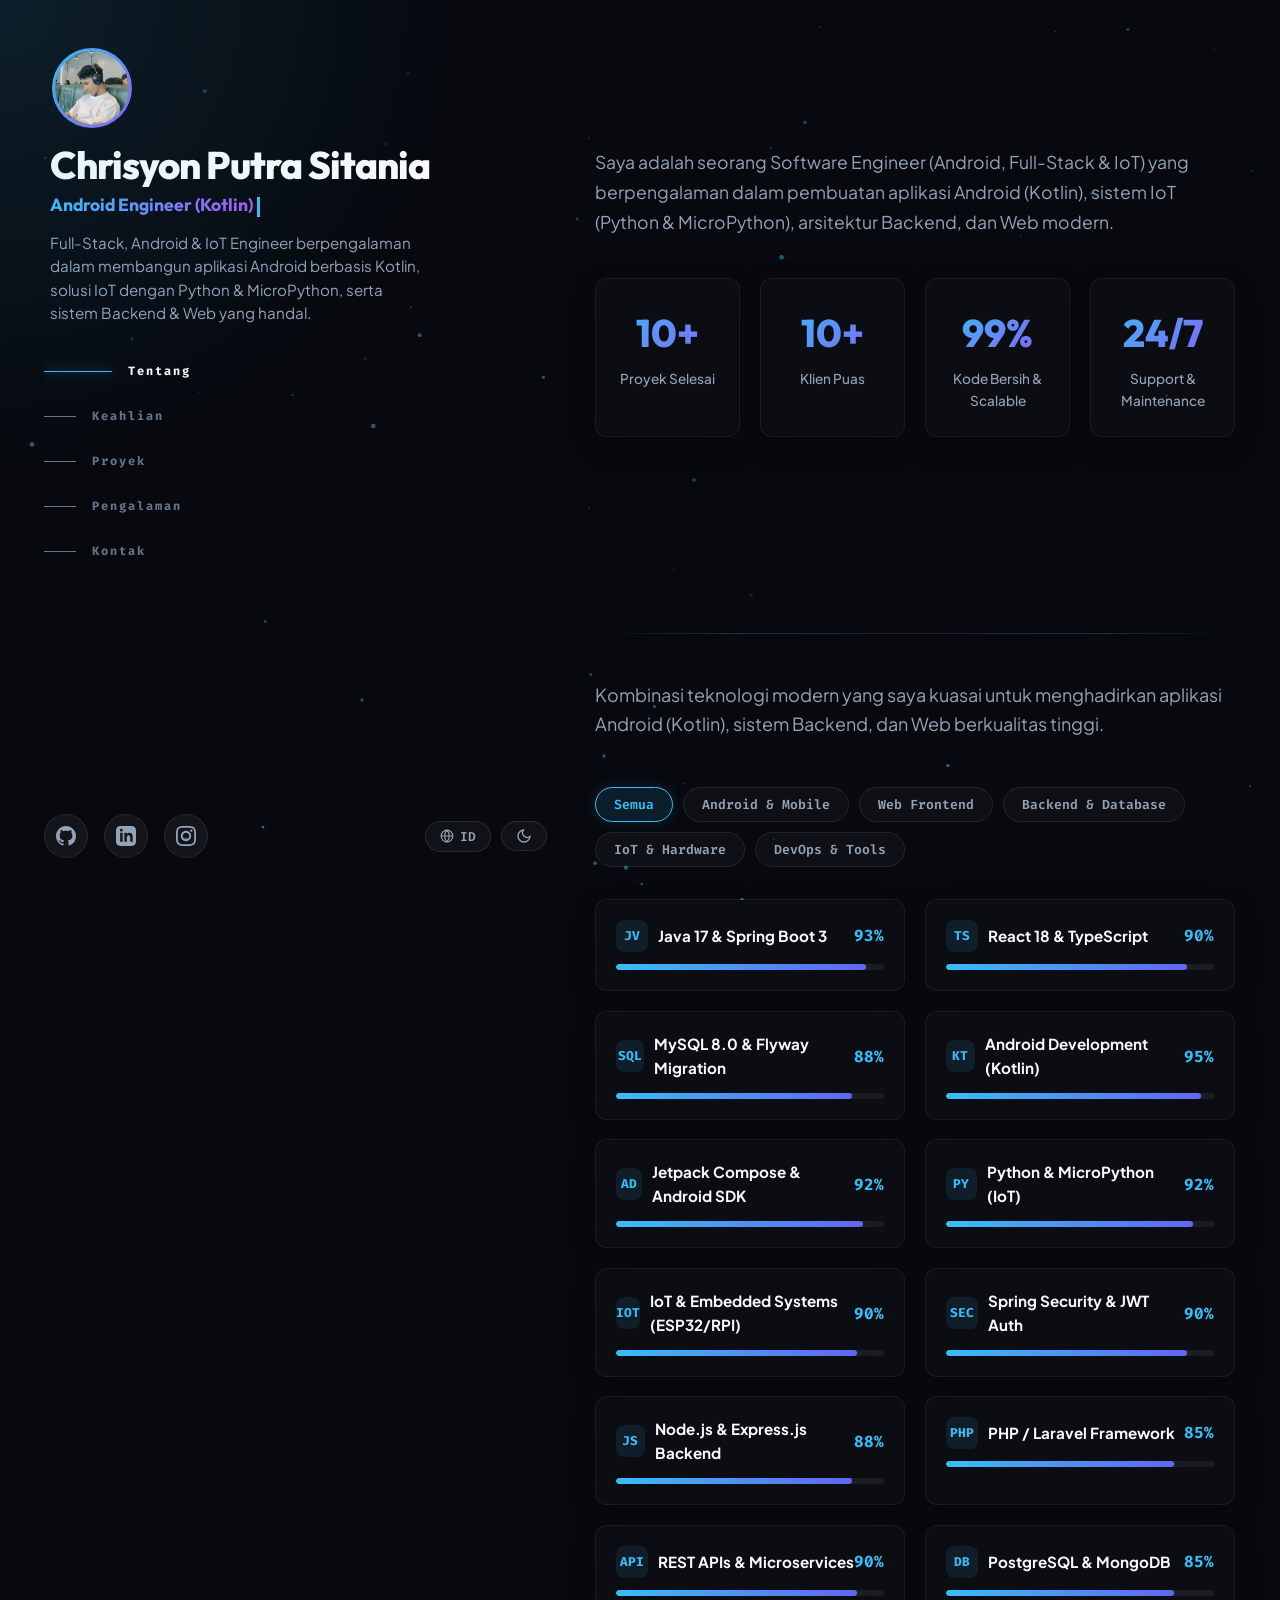
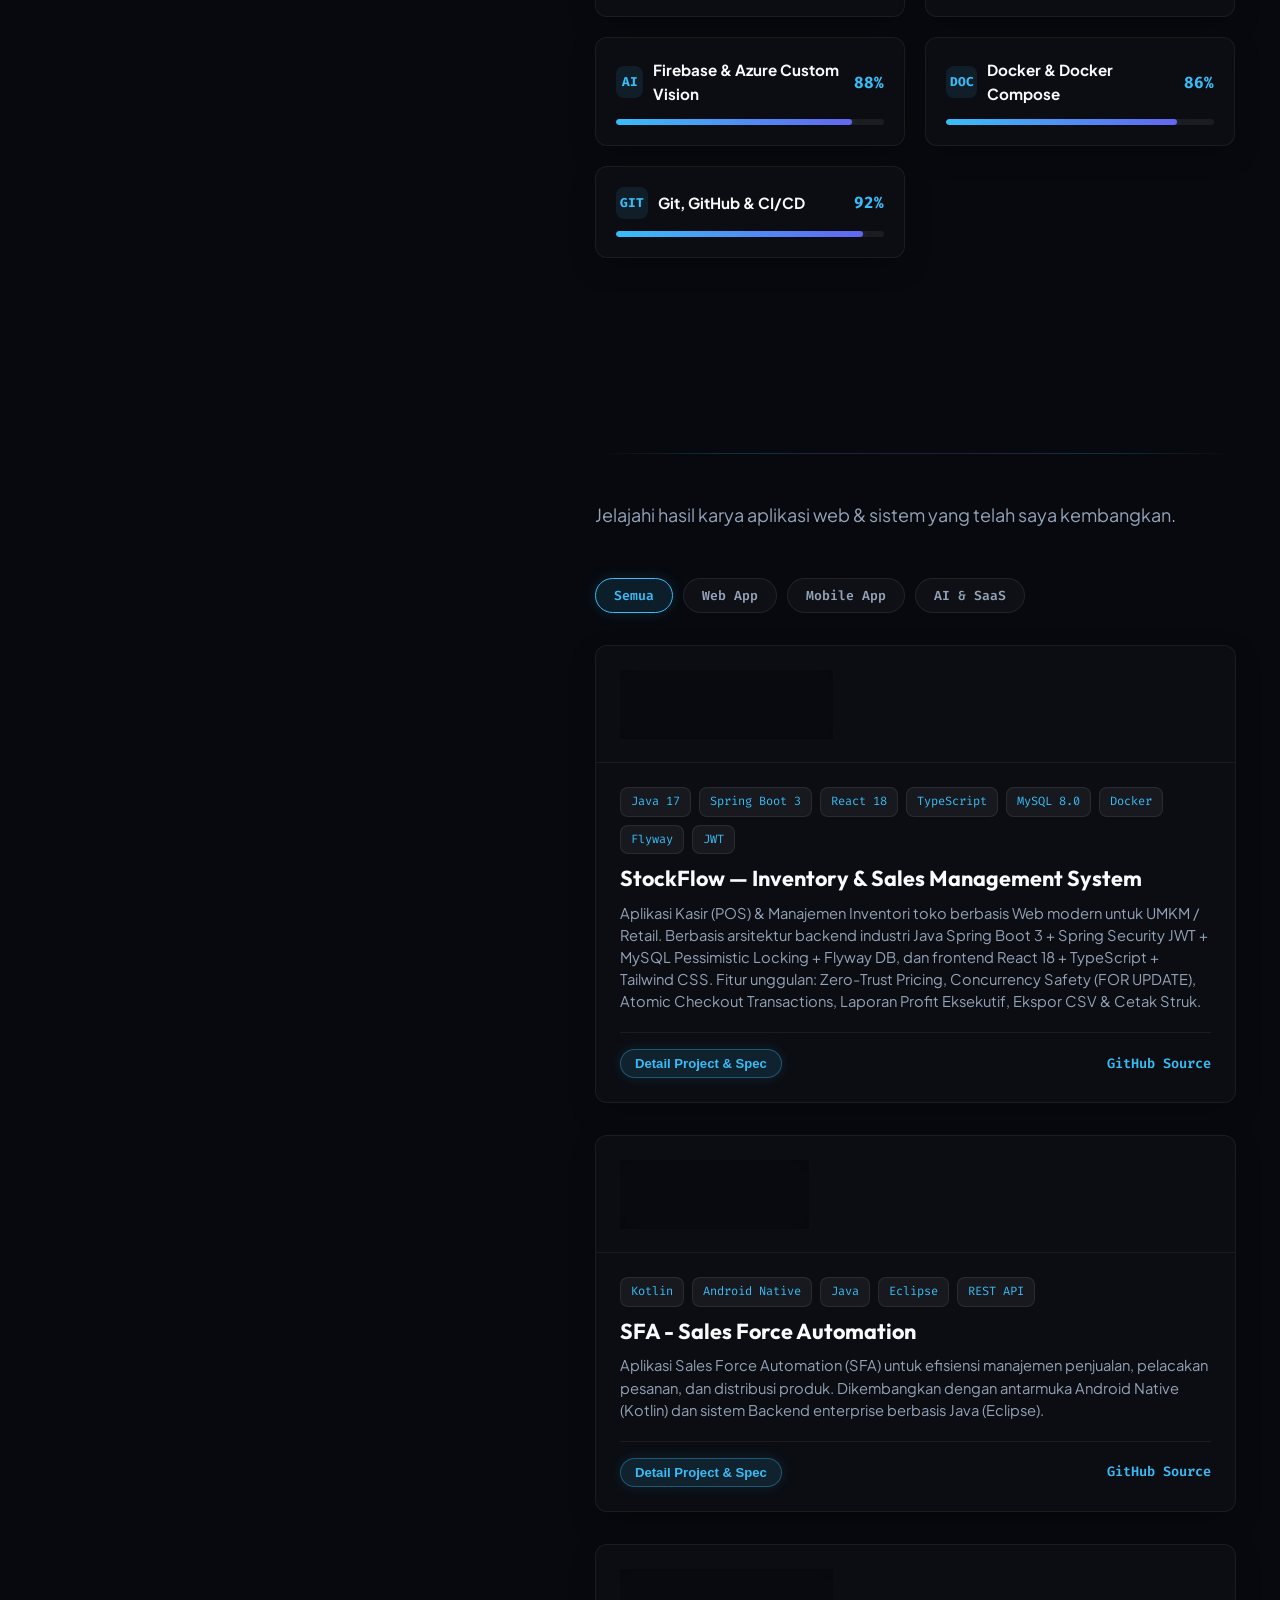
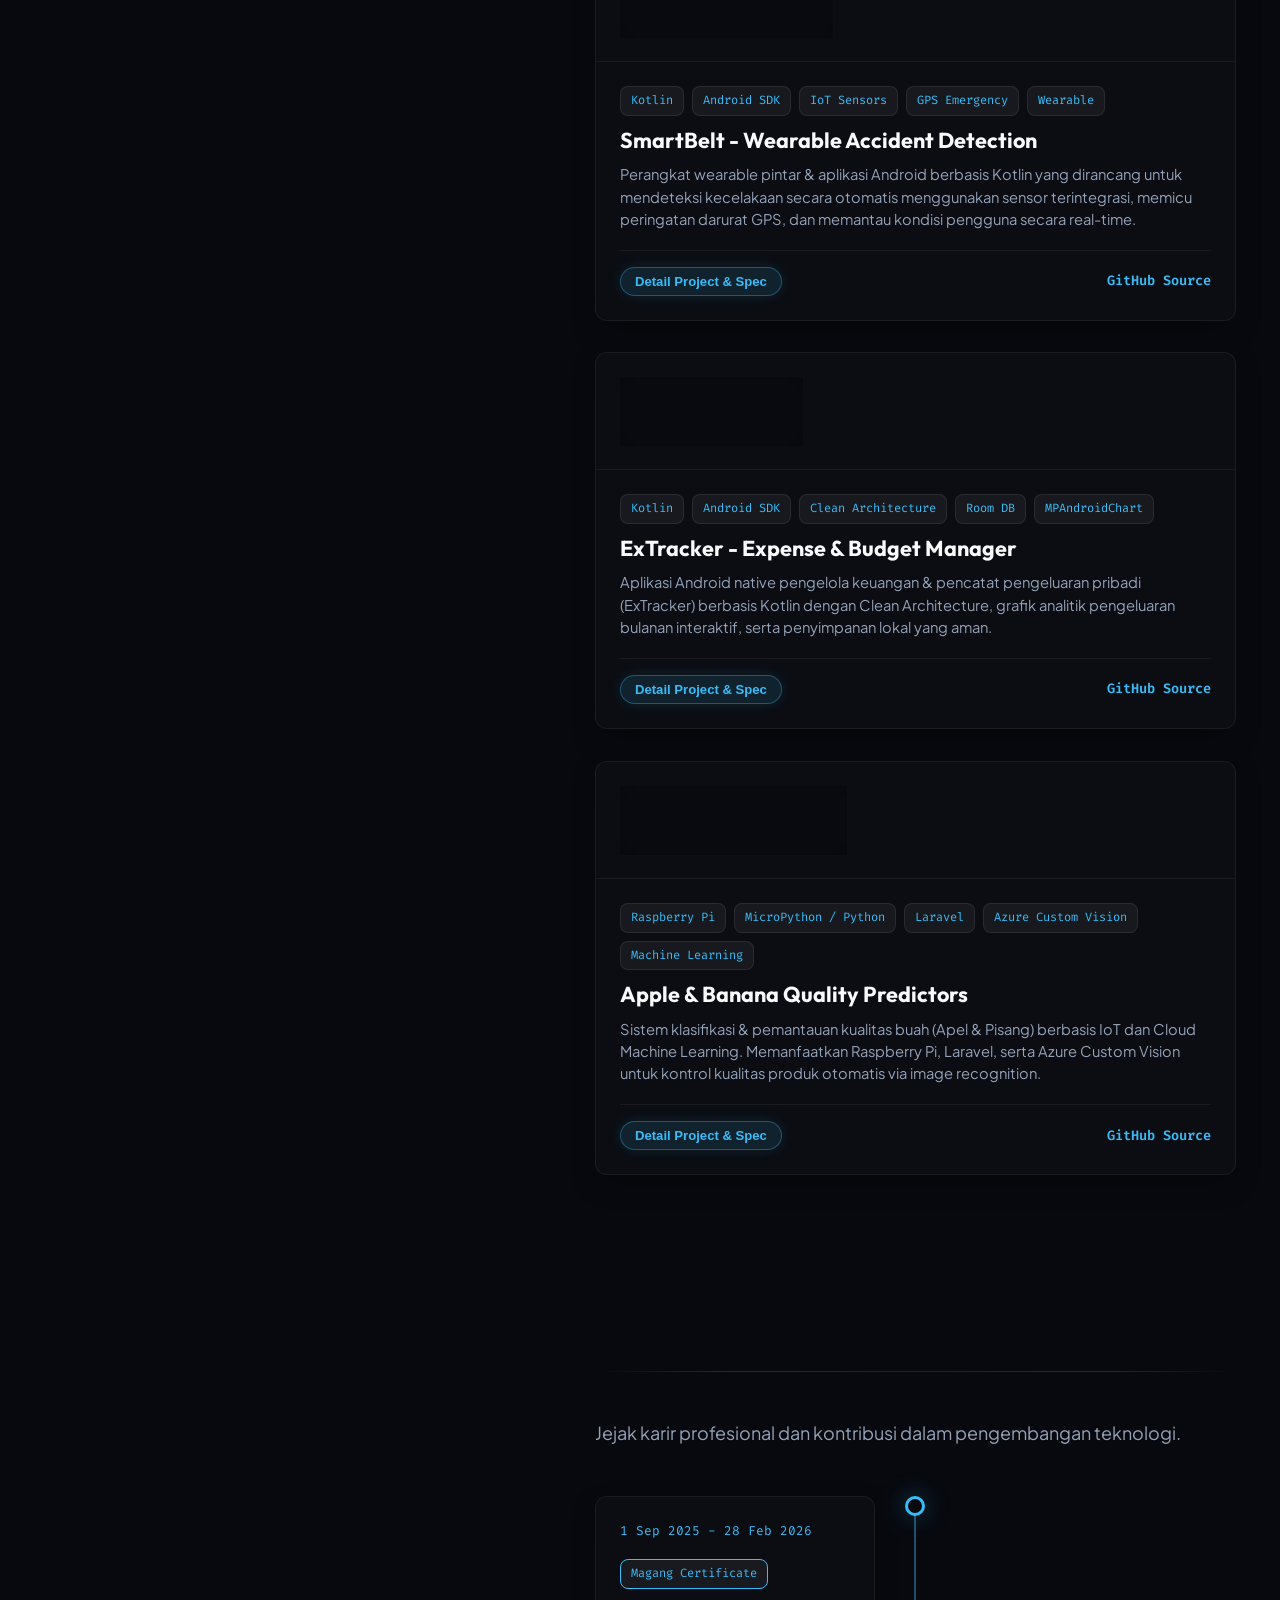
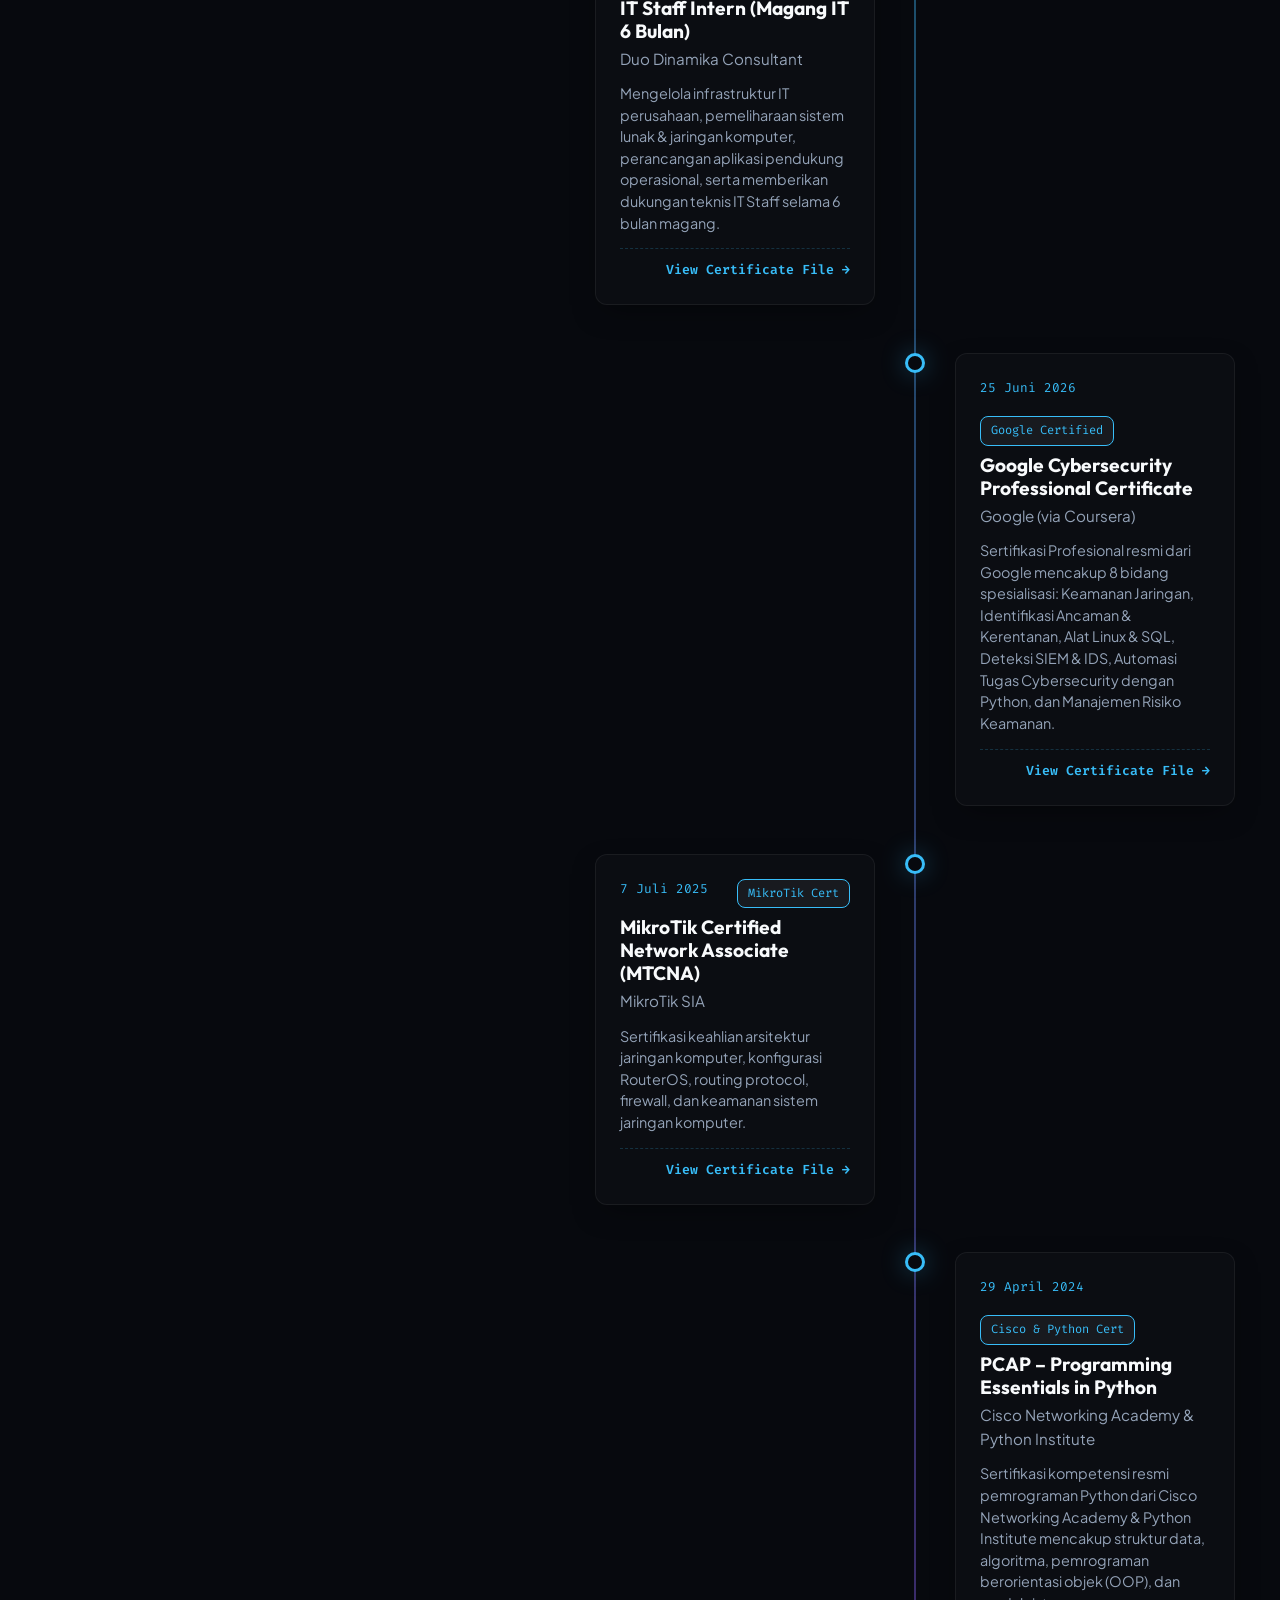
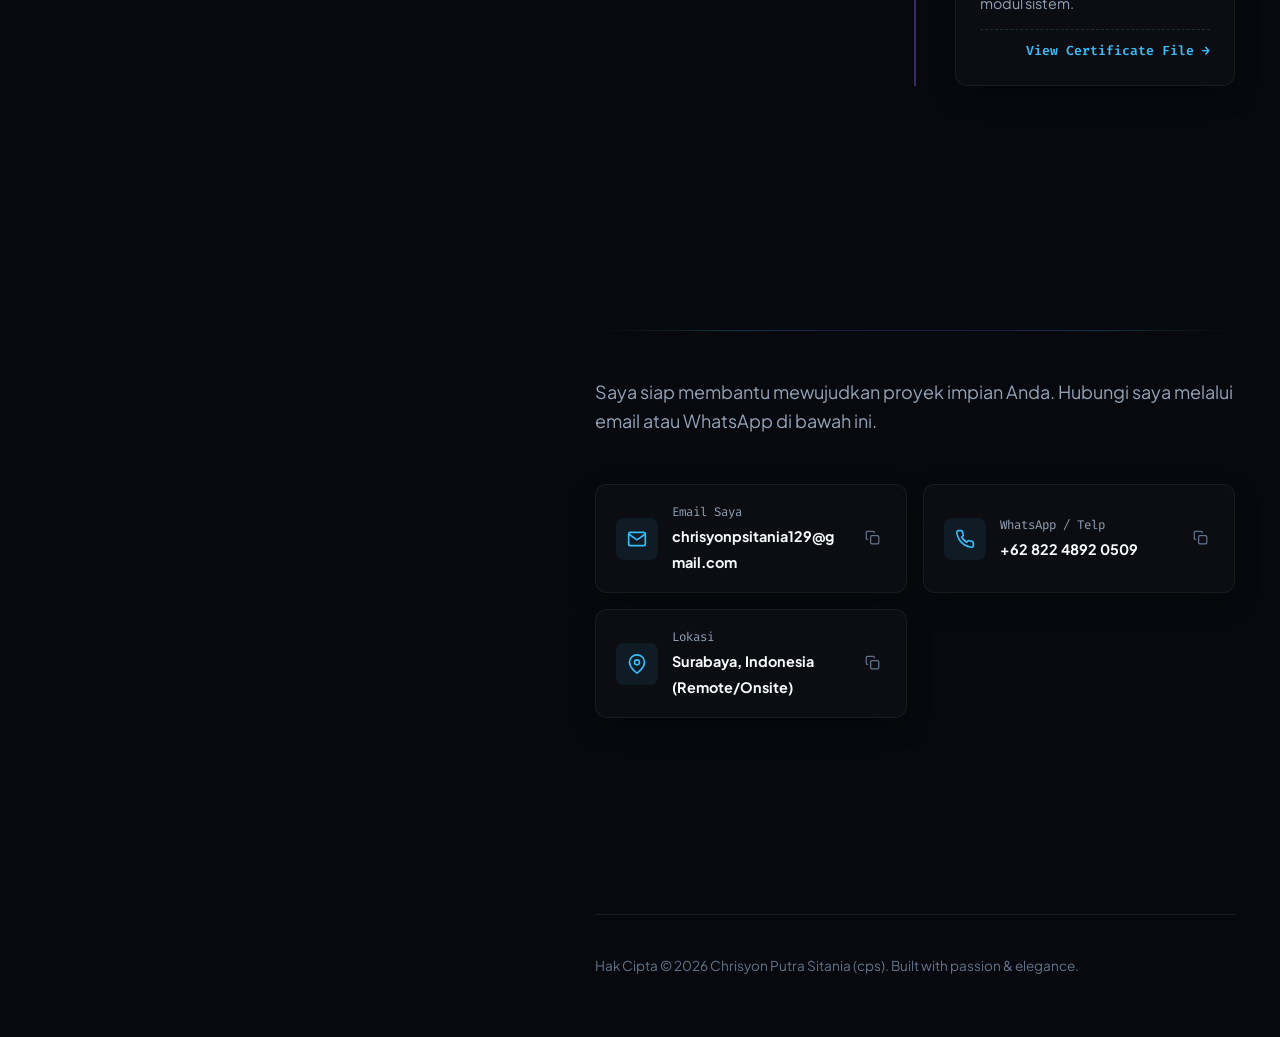
<file: index.html>
<!DOCTYPE html>
<html lang="id" data-theme="dark">
<head>
  <meta charset="UTF-8" />
  <meta name="viewport" content="width=device-width, initial-scale=1.0" />
  <meta name="description" content="Portofolio Software Engineer & Full-Stack Developer Modern. Menampilkan berbagai proyek web aplikasi, keahlian tech stack, dan antarmuka futuristik." />
  <meta name="keywords" content="Portfolio, Web Developer, Full-Stack, React, Next.js, Node.js, UI/UX Designer, Software Engineer Indonesia" />
  <meta property="og:title" content="Chrisyon Putra Sitania (cps) - Android & Full-Stack Engineer" />
  <meta property="og:description" content="Portofolio Resmi Chrisyon Putra Sitania - Android Developer (Kotlin), Full-Stack Web & Backend Engineer." />
  <meta property="og:type" content="website" />
  <title>Chrisyon Putra Sitania (cps) - Android & Full-Stack Engineer</title>
  
  <!-- CSS Stylesheets -->
  <link rel="stylesheet" href="css/styles.css" />
  <link rel="stylesheet" href="css/components.css" />
</head>
<body>

  <!-- Dynamic Mouse Spotlight Overlay (Brittany Chiang Signature) -->
  <div class="spotlight-overlay" id="spotlight"></div>

  <!-- Interactive Particle Background Canvas -->
  <canvas id="particle-canvas"></canvas>

  <div class="brittany-layout container">
    <!-- 1. FIXED LEFT SIDEBAR (Desktop) -->
    <header class="left-sidebar">
      <div class="sidebar-top">
        <div class="sidebar-profile">
          <div class="avatar-ring-sm">
            <img src="assets/images/avatar.jpg" alt="Chrisyon Putra Sitania" class="sidebar-avatar-img" />
          </div>
          <a href="#about" class="sidebar-name-link">
            <h1 class="sidebar-name">Chrisyon Putra Sitania</h1>
          </a>
          <h2 class="sidebar-role"><span id="sidebar-role-typing">Android, Full-Stack & IoT Engineer</span><span class="typing-cursor"></span></h2>
          <p class="sidebar-bio" data-i18n="heroBio">
            Software Engineer berpengalaman dalam membangun aplikasi Android berbasis Kotlin, sistem IoT (Python & MicroPython), serta arsitektur Backend & Web yang handal.
          </p>
        </div>

        <nav class="sidebar-nav" aria-label="In-page jump links">
          <ul>
            <li>
              <a href="#about" class="sidebar-link active">
                <span class="nav-indicator"></span>
                <span class="nav-label" data-i18n="navAbout">TENTANG</span>
              </a>
            </li>
            <li>
              <a href="#skills" class="sidebar-link">
                <span class="nav-indicator"></span>
                <span class="nav-label" data-i18n="navSkills">KEAHLIAN</span>
              </a>
            </li>
            <li>
              <a href="#projects" class="sidebar-link">
                <span class="nav-indicator"></span>
                <span class="nav-label" data-i18n="navProjects">PROYEK</span>
              </a>
            </li>
            <li>
              <a href="#experience" class="sidebar-link">
                <span class="nav-indicator"></span>
                <span class="nav-label" data-i18n="navExperience">PENGALAMAN</span>
              </a>
            </li>
            <li>
              <a href="#contact" class="sidebar-link">
                <span class="nav-indicator"></span>
                <span class="nav-label" data-i18n="navContact">KONTAK</span>
              </a>
            </li>
          </ul>
        </nav>
      </div>

      <div class="sidebar-bottom">
        <div class="social-links-side">
          <a href="https://github.com/Chrisyon" target="_blank" class="social-icon" aria-label="GitHub" title="GitHub">
            <svg width="20" height="20" fill="currentColor" viewBox="0 0 24 24"><path d="M12 0C5.37 0 0 5.37 0 12c0 5.31 3.435 9.795 8.205 11.385.6.105.825-.255.825-.57 0-.285-.015-1.23-.015-2.235-3.015.555-3.795-.735-4.035-1.41-.135-.345-.72-1.41-1.23-1.695-.42-.225-1.02-.78-.015-.795.945-.015 1.62.87 1.845 1.23 1.08 1.815 2.805 1.305 3.495.99.105-.78.42-1.305.765-1.605-2.67-.3-5.46-1.335-5.46-5.925 0-1.305.465-2.385 1.23-3.225-.12-.3-.54-1.53.12-3.18 0 0 1.005-.315 3.3 1.23.96-.27 1.98-.405 3-.405s2.04.135 3 .405c2.295-1.56 3.3-1.23 3.3-1.23.66 1.65.24 2.88.12 3.18.765.84 1.23 1.905 1.23 3.225 0 4.605-2.805 5.625-5.475 5.925.435.375.81 1.095.81 2.22 0 1.605-.015 2.895-.015 3.3 0 .315.225.69.825.57A12.02 12.02 0 0024 12c0-6.63-5.37-12-12-12z"/></svg>
          </a>
          <a href="https://www.linkedin.com/in/chrisyonpsitania/" target="_blank" class="social-icon" aria-label="LinkedIn" title="LinkedIn">
            <svg width="20" height="20" fill="currentColor" viewBox="0 0 24 24"><path d="M19 0h-14c-2.761 0-5 2.239-5 5v14c0 2.761 2.239 5 5 5h14c2.762 0 5-2.239 5-5v-14c0-2.761-2.238-5-5-5zm-11 19h-3v-11h3v11zm-1.5-12.268c-.966 0-1.75-.79-1.75-1.764s.784-1.764 1.75-1.764 1.75.79 1.75 1.764-.783 1.764-1.75 1.764zm13.5 12.268h-3v-5.604c0-3.368-4-3.113-4 0v5.604h-3v-11h3v1.765c1.396-2.586 7-2.777 7 2.476v6.759z"/></svg>
          </a>
          <a href="https://www.instagram.com/chrisyonptra/" target="_blank" class="social-icon" aria-label="Instagram" title="Instagram">
            <svg width="20" height="20" fill="currentColor" viewBox="0 0 24 24"><path d="M12 2.163c3.204 0 3.584.012 4.85.07 3.252.148 4.771 1.691 4.919 4.919.058 1.265.069 1.645.069 4.849 0 3.205-.012 3.584-.069 4.849-.149 3.225-1.664 4.771-4.919 4.919-1.266.058-1.644.07-4.85.07-3.204 0-3.584-.012-4.849-.07-3.26-.149-4.771-1.699-4.919-4.92-.058-1.265-.07-1.644-.07-4.849 0-3.204.013-3.583.07-4.849.149-3.227 1.664-4.771 4.919-4.919 1.266-.057 1.645-.069 4.849-.069zm0-2.163c-3.259 0-3.667.014-4.947.072-4.358.2-6.78 2.618-6.98 6.98-.059 1.281-.073 1.689-.073 4.948 0 3.259.014 3.668.072 4.948.2 4.358 2.618 6.78 6.98 6.98 1.281.058 1.689.072 4.948.072 3.259 0 3.668-.014 4.948-.072 4.354-.2 6.782-2.618 6.979-6.98.059-1.28.073-1.689.073-4.948 0-3.259-.014-3.667-.072-4.947-.196-4.354-2.617-6.78-6.979-6.98-1.281-.059-1.69-.073-4.949-.073zm0 5.838c-3.403 0-6.162 2.759-6.162 6.162s2.759 6.163 6.162 6.163 6.162-2.759 6.162-6.163c0-3.403-2.759-6.162-6.162-6.162zm0 10.162c-2.209 0-4-1.79-4-4 0-2.209 1.791-4 4-4s4 1.791 4 4c0 2.21-1.791 4-4 4zm6.406-11.845c-.796 0-1.441.645-1.441 1.44s.645 1.44 1.441 1.44c.795 0 1.439-.645 1.439-1.44s-.644-1.44-1.439-1.44z"/></svg>
          </a>
        </div>

        <div class="controls-side">
          <button class="lang-btn" id="lang-toggle" onclick="toggleLanguage()" aria-label="Switch Language">
            <svg width="14" height="14" fill="none" stroke="currentColor" stroke-width="2" viewBox="0 0 24 24"><circle cx="12" cy="12" r="10"/><path d="M2 12h20M12 2a15.3 15.3 0 0 1 4 10 15.3 15.3 0 0 1-4 10 15.3 15.3 0 0 1-4-10 15.3 15.3 0 0 1 4-10z"/></svg>
            <span id="lang-text">ID</span>
          </button>
          <button class="theme-btn" id="theme-toggle" onclick="toggleTheme()" aria-label="Toggle Theme">
            <span id="theme-icon" style="display: flex; align-items: center; justify-content: center;">
              <svg width="16" height="16" fill="none" stroke="currentColor" stroke-width="2" viewBox="0 0 24 24"><path d="M21 12.79A9 9 0 1 1 11.21 3 7 7 0 0 0 21 12.79z"/></svg>
            </span>
          </button>
        </div>
      </div>
    </header>

    <!-- 2. SCROLLABLE RIGHT CONTENT AREA -->
    <main class="right-content">
      
      <!-- ABOUT SECTION -->
      <section id="about" class="content-section">
        <div class="sticky-section-header">
          <h2 data-i18n="navAbout">TENTANG SAYA</h2>
        </div>
        <div class="section-body">
          <p class="section-lead-text" data-i18n="aboutDesc">
            Saya adalah seorang Software Engineer (Android, Full-Stack & IoT) yang berpengalaman dalam pembuatan aplikasi Android berbasis Kotlin, sistem IoT dengan Python & MicroPython, arsitektur Backend Java Spring Boot, serta Web modern yang scalable.
          </p>

          <div class="stats-grid">
            <div class="glass-card stat-card">
              <div class="stat-number gradient-text" data-count="10" data-suffix="+">0</div>
              <div class="stat-label" data-i18n="statProjects">Proyek Selesai</div>
            </div>
            <div class="glass-card stat-card">
              <div class="stat-number gradient-text" data-count="10" data-suffix="+">0</div>
              <div class="stat-label" data-i18n="statClients">Klien Puas</div>
            </div>
            <div class="glass-card stat-card">
              <div class="stat-number gradient-text" data-count="99" data-suffix="%">0</div>
              <div class="stat-label" data-i18n="statCommit">Kode Bersih & Scalable</div>
            </div>
            <div class="glass-card stat-card">
              <div class="stat-number gradient-text" data-count="24" data-suffix="/7">0</div>
              <div class="stat-label">Support & Maintenance</div>
            </div>
          </div>
        </div>
      </section>

      <!-- SKILLS SECTION -->
      <section id="skills" class="content-section">
        <div class="sticky-section-header">
          <h2 data-i18n="navSkills">STACK TEKNOLOGI</h2>
        </div>
        <div class="section-body">
          <p class="section-subtitle" data-i18n="skillsSubtitle">Kombinasi teknologi modern yang saya kuasai untuk menghadirkan aplikasi Android, sistem Backend, dan Web berkualitas tinggi.</p>
          
          <div class="skills-filter" id="skills-filter">
            <button class="filter-btn active" data-filter="all" data-i18n="filterAll">Semua</button>
            <button class="filter-btn" data-filter="mobile" data-i18n="filterMobile">Android & Mobile</button>
            <button class="filter-btn" data-filter="frontend" data-i18n="filterFrontend">Web Frontend</button>
            <button class="filter-btn" data-filter="backend" data-i18n="filterBackend">Backend & Database</button>
            <button class="filter-btn" data-filter="iot" data-i18n="filterIoT">IoT & Hardware</button>
            <button class="filter-btn" data-filter="devops" data-i18n="filterDevops">DevOps & Tools</button>
          </div>

          <div class="skills-grid" id="skills-grid">
            <!-- Dynamically Rendered via main.js -->
          </div>
        </div>
      </section>

      <!-- PROJECTS SECTION -->
      <section id="projects" class="content-section">
        <div class="sticky-section-header">
          <h2 data-i18n="navProjects">PORTFOLIO PROYEK</h2>
        </div>
        <div class="section-body">
          <p class="section-subtitle" data-i18n="projectsSubtitle">Jelajahi hasil karya aplikasi web, mobile, & sistem yang telah saya kembangkan.</p>

          <div class="skills-filter" id="projects-filter">
            <button class="filter-btn active" data-filter="all" data-i18n="filterAll">Semua</button>
            <button class="filter-btn" data-filter="web" data-i18n="filterCategoryWeb">Web App</button>
            <button class="filter-btn" data-filter="mobile" data-i18n="filterCategoryMobile">Mobile App</button>
            <button class="filter-btn" data-filter="ai" data-i18n="filterCategoryAI">AI & SaaS</button>
          </div>

          <div class="projects-grid" id="projects-grid">
            <!-- Dynamically Rendered via main.js -->
          </div>
        </div>
      </section>

      <!-- EXPERIENCE & CERTIFICATIONS SECTION -->
      <section id="experience" class="content-section">
        <div class="sticky-section-header">
          <h2 data-i18n="navExperience">PENGALAMAN & SERTIFIKASI</h2>
        </div>
        <div class="section-body">
          <p class="section-subtitle" data-i18n="expSubtitle">Jejak karir profesional dan lisensi sertifikasi resmi.</p>

          <div class="timeline" id="timeline-container">
            <!-- Dynamically Rendered via main.js -->
          </div>
        </div>
      </section>

      <!-- CONTACT SECTION -->
      <section id="contact" class="content-section">
        <div class="sticky-section-header">
          <h2 data-i18n="navContact">HUBUNGI SAYA</h2>
        </div>
        <div class="section-body">
          <p class="section-subtitle" data-i18n="contactSubtitle">Saya siap membantu mewujudkan proyek impian Anda. Hubungi saya melalui email atau WhatsApp di bawah ini.</p>

          <div class="contact-grid">
            <div class="contact-info-list">
              <a href="mailto:chrisyonpsitania129@gmail.com" class="glass-card info-item contact-card-link" style="text-decoration: none; color: inherit;">
                <div class="info-icon">
                  <svg width="20" height="20" fill="none" stroke="currentColor" stroke-width="2" viewBox="0 0 24 24"><path d="M4 4h16c1.1 0 2 .9 2 2v12c0 1.1-.9 2-2 2H4c-1.1 0-2-.9-2-2V6c0-1.1.9-2 2-2z"/><path d="M22 6l-10 7L2 6"/></svg>
                </div>
                <div class="info-text">
                  <span data-i18n="infoEmail">Email Saya</span>
                  <strong>chrisyonpsitania129@gmail.com</strong>
                </div>
                <button class="quick-copy-btn" onclick="event.preventDefault(); copyToClipboard('chrisyonpsitania129@gmail.com')" title="Salin Email">
                  <svg width="15" height="15" fill="none" stroke="currentColor" stroke-width="2" viewBox="0 0 24 24"><rect x="9" y="9" width="13" height="13" rx="2" ry="2"/><path d="M5 15H4a2 2 0 0 1-2-2V4a2 2 0 0 1 2-2h9a2 2 0 0 1 2 2v1"/></svg>
                </button>
              </a>

              <a href="https://wa.me/6282248920509" target="_blank" class="glass-card info-item contact-card-link" style="text-decoration: none; color: inherit;">
                <div class="info-icon">
                  <svg width="20" height="20" fill="none" stroke="currentColor" stroke-width="2" viewBox="0 0 24 24"><path d="M22 16.92v3a2 2 0 0 1-2.18 2 19.79 19.79 0 0 1-8.63-3.07 19.5 19.5 0 0 1-6-6 19.79 19.79 0 0 1-3.07-8.67A2 2 0 0 1 4.11 2h3a2 2 0 0 1 2 1.72 12.84 12.84 0 0 0 .7 2.81 2 2 0 0 1-.45 2.11L8.09 9.91a16 16 0 0 0 6 6l1.27-1.27a2 2 0 0 1 2.11-.45 12.84 12.84 0 0 0 2.81.7A2 2 0 0 1 22 16.92z"/></svg>
                </div>
                <div class="info-text">
                  <span data-i18n="infoPhone">WhatsApp / Telp</span>
                  <strong>+62 822 4892 0509</strong>
                </div>
                <button class="quick-copy-btn" onclick="event.preventDefault(); copyToClipboard('+6282248920509')" title="Salin Nomor">
                  <svg width="15" height="15" fill="none" stroke="currentColor" stroke-width="2" viewBox="0 0 24 24"><rect x="9" y="9" width="13" height="13" rx="2" ry="2"/><path d="M5 15H4a2 2 0 0 1-2-2V4a2 2 0 0 1 2-2h9a2 2 0 0 1 2 2v1"/></svg>
                </button>
              </a>

              <div class="glass-card info-item">
                <div class="info-icon">
                  <svg width="20" height="20" fill="none" stroke="currentColor" stroke-width="2" viewBox="0 0 24 24"><path d="M21 10c0 7-9 13-9 13s-9-6-9-13a9 9 0 0 1 18 0z"/><circle cx="12" cy="10" r="3"/></svg>
                </div>
                <div class="info-text">
                  <span data-i18n="infoLocation">Lokasi</span>
                  <strong>Surabaya, Indonesia (Remote/Onsite)</strong>
                </div>
                <button class="quick-copy-btn" onclick="copyToClipboard('Surabaya, Indonesia (Remote/Onsite)')" title="Salin Lokasi">
                  <svg width="15" height="15" fill="none" stroke="currentColor" stroke-width="2" viewBox="0 0 24 24"><rect x="9" y="9" width="13" height="13" rx="2" ry="2"/><path d="M5 15H4a2 2 0 0 1-2-2V4a2 2 0 0 1 2-2h9a2 2 0 0 1 2 2v1"/></svg>
                </button>
              </div>
            </div>
          </div>
        </div>
      </section>

      <!-- FOOTER -->
      <footer class="content-footer">
        <p style="color: var(--text-muted); font-size: 0.85rem;" data-i18n="footerCopy">
          Hak Cipta © 2026 Chrisyon Putra Sitania (cps). Terinspirasi dari Brittany Chiang & Dibuat dengan antusiasme.
        </p>
      </footer>
    </main>
  </div>

  <!-- Floating Elements -->
  <button class="back-to-top" id="back-to-top" aria-label="Back to top">
    <svg width="18" height="18" fill="none" stroke="currentColor" stroke-width="2.5" viewBox="0 0 24 24"><path d="M18 15l-6-6-6 6"/></svg>
  </button>
  
  <div class="toast-container" id="toast-container"></div>

  <!-- Project & Certificate Detail Modal -->
  <div class="modal-overlay" id="project-modal">
    <div class="glass-card modal-container">
      <button class="modal-close" onclick="closeModal()">✕</button>
      <div id="modal-body"></div>
    </div>
  </div>

  <!-- JavaScript Scripts -->
  <script src="js/particles.js"></script>
  <script src="js/projects-data.js"></script>
  <script src="js/contact.js"></script>
  <script src="js/main.js"></script>
</body>
</html>
</file>
<file: css/styles.css>
/* ==========================================================================
   GLOBAL DESIGN SYSTEM & STYLES
   ========================================================================== */

@import url('https://fonts.googleapis.com/css2?family=Outfit:wght@300;400;500;600;700;800&family=Plus+Jakarta+Sans:wght@300;400;500;600;700;800&family=Fira+Code:wght@400;500;600&display=swap');

:root {
  /* Core Colors (Royal Midnight Obsidian Default) */
  --bg-primary: #07090e;        /* Deep Midnight Sapphire Black */
  --bg-secondary: #0d111a;      /* Obsidian Slate */
  --bg-tertiary: #131826;       /* Deep Obsidian Blue */
  --card-bg: rgba(15, 22, 36, 0.65);
  --card-border: rgba(255, 255, 255, 0.08);
  --glass-bg: rgba(13, 17, 28, 0.75);
  --glass-border: rgba(56, 189, 248, 0.2);
  
  /* Text Colors */
  --text-primary: #f8fafc;
  --text-secondary: #94a3b8;
  --text-muted: #64748b;
  
  /* Accent Colors (Champagne Gold + Electric Sapphire & Platinum Cyan) */
  --accent-cyan: #38bdf8;       /* Platinum Cyan Blue */
  --accent-gold: #fbbf24;       /* Champagne Gold */
  --accent-violet: #8b5cf6;     /* Royal Sapphire Violet */
  --accent-emerald: #10b981;    /* Emerald Jade */
  --accent-amber: #f59e0b;      /* Warm Amber */
  --accent-pink: #f43f5e;       /* Velvet Crimson */
  
  /* Gradient Themes */
  --gradient-primary: linear-gradient(135deg, #38bdf8 0%, #6366f1 100%);
  --gradient-gold: linear-gradient(135deg, #fbbf24 0%, #f59e0b 100%);
  --gradient-secondary: linear-gradient(135deg, #8b5cf6 0%, #38bdf8 100%);
  --gradient-emerald: linear-gradient(135deg, #10b981 0%, #38bdf8 100%);
  --gradient-glow: linear-gradient(135deg, rgba(56, 189, 248, 0.15) 0%, rgba(99, 102, 241, 0.15) 100%);
  
  /* Box Shadows & Glows */
  --glow-cyan: 0 0 25px rgba(56, 189, 248, 0.25);
  --glow-gold: 0 0 25px rgba(251, 191, 36, 0.25);
  --glow-violet: 0 0 25px rgba(139, 92, 246, 0.25);
  --shadow-card: 0 10px 30px -10px rgba(0, 0, 0, 0.5);
  --shadow-card-hover: 0 20px 45px -15px rgba(56, 189, 248, 0.15);
  
  /* Typography */
  --font-heading: 'Outfit', 'Plus Jakarta Sans', sans-serif;
  --font-body: 'Plus Jakarta Sans', sans-serif;
  --font-mono: 'Fira Code', monospace;
  
  /* Layout & Transitions */
  --radius-sm: 8px;
  --radius-md: 12px;
  --radius-lg: 18px;
  --radius-full: 9999px;
  --transition-fast: 0.2s cubic-bezier(0.4, 0, 0.2, 1);
  --transition-normal: 0.35s cubic-bezier(0.4, 0, 0.2, 1);
  --transition-bounce: 0.5s cubic-bezier(0.34, 1.56, 0.64, 1);
}

/* Control Buttons (Lang & Theme Toggle) */
.lang-btn, .theme-btn {
  display: inline-flex;
  align-items: center;
  justify-content: center;
  gap: 6px;
  padding: 6px 14px;
  border-radius: var(--radius-full);
  background: rgba(255, 255, 255, 0.04);
  border: 1px solid rgba(255, 255, 255, 0.1);
  color: var(--text-secondary);
  font-family: var(--font-mono);
  font-size: 0.8rem;
  font-weight: 600;
  cursor: pointer;
  transition: all var(--transition-fast);
}

.lang-btn:hover, .theme-btn:hover {
  background: rgba(56, 189, 248, 0.12);
  border-color: var(--accent-cyan);
  color: var(--accent-cyan);
  box-shadow: 0 0 15px rgba(56, 189, 248, 0.2);
}

/* Light Theme Variables (Platinum Pearl Light Mode) */
/* Light Theme Variables (Platinum Pearl Light Mode) */
[data-theme="light"] {
  --bg-primary: #f8fafc;
  --bg-secondary: #f1f5f9;
  --bg-tertiary: #e2e8f0;
  --card-bg: rgba(255, 255, 255, 0.9);
  --card-border: rgba(15, 23, 42, 0.08);
  --glass-bg: rgba(255, 255, 255, 0.92);
  --glass-border: rgba(2, 132, 199, 0.2);
  
  --text-primary: #0f172a;
  --text-secondary: #475569;
  --text-muted: #64748b;
  
  --accent-cyan: #0284c7;
  --accent-gold: #d97706;
  --accent-violet: #7c3aed;
  
  --glow-cyan: 0 0 20px rgba(2, 132, 199, 0.2);
  --glow-gold: 0 0 20px rgba(217, 119, 6, 0.2);
  --glow-violet: 0 0 20px rgba(124, 58, 237, 0.2);
  --shadow-card: 0 10px 30px -10px rgba(15, 23, 42, 0.06);
  --shadow-card-hover: 0 20px 40px -15px rgba(2, 132, 199, 0.15);
}

/* Light Mode Specific Component Overrides */
[data-theme="light"] .glass-card,
[data-theme="light"] .stat-card,
[data-theme="light"] .skill-card,
[data-theme="light"] .project-card,
[data-theme="light"] .info-item {
  background: rgba(255, 255, 255, 0.85);
  border: 1px solid rgba(15, 23, 42, 0.08);
  box-shadow: 0 4px 20px rgba(15, 23, 42, 0.04);
}

[data-theme="light"] .glass-card:hover,
[data-theme="light"] .stat-card:hover,
[data-theme="light"] .skill-card:hover,
[data-theme="light"] .project-card:hover,
[data-theme="light"] .info-item:hover {
  background: #ffffff;
  border-color: rgba(2, 132, 199, 0.3);
  box-shadow: 0 12px 30px rgba(2, 132, 199, 0.12);
}

[data-theme="light"] .code-logo-badge {
  background: rgba(241, 245, 249, 0.95);
  border: 1px solid rgba(15, 23, 42, 0.12);
}

[data-theme="light"] .code-logo-sub {
  color: #64748b;
}

[data-theme="light"] .project-header-logo {
  border-bottom: 1px solid rgba(15, 23, 42, 0.06);
}

[data-theme="light"] .tag-pill {
  background: rgba(2, 132, 199, 0.08);
  border: 1px solid rgba(2, 132, 199, 0.2);
  color: #0284c7;
}

[data-theme="light"] .filter-btn,
[data-theme="light"] .lang-btn,
[data-theme="light"] .theme-btn {
  background: rgba(15, 23, 42, 0.04);
  border: 1px solid rgba(15, 23, 42, 0.12);
  color: #334155;
}

[data-theme="light"] .filter-btn:hover,
[data-theme="light"] .filter-btn.active,
[data-theme="light"] .lang-btn:hover,
[data-theme="light"] .theme-btn:hover {
  background: rgba(2, 132, 199, 0.12);
  border-color: #0284c7;
  color: #0284c7;
  box-shadow: 0 0 15px rgba(2, 132, 199, 0.18);
}

[data-theme="light"] .btn-primary {
  background: rgba(2, 132, 199, 0.12);
  color: #0284c7;
  border: 1px solid rgba(2, 132, 199, 0.35);
}

[data-theme="light"] .btn-primary:hover {
  background: #0284c7;
  color: #ffffff;
}

[data-theme="light"] #sidebar-role-typing {
  background: linear-gradient(90deg, #0284c7 0%, #7c3aed 50%, #d97706 100%);
  background-size: 200% auto;
  -webkit-background-clip: text;
  -webkit-text-fill-color: transparent;
}

/* Color Accent Theme Overrides */
[data-accent="emerald"] {
  --accent-cyan: #38bdf8;
  --accent-violet: #8b5cf6;
  --gradient-primary: linear-gradient(135deg, #38bdf8 0%, #8b5cf6 100%);
  --glow-cyan: 0 0 25px rgba(56, 189, 248, 0.35);
}

[data-accent="purple"] {
  --accent-cyan: #fbbf24;
  --accent-violet: #f59e0b;
  --gradient-primary: linear-gradient(135deg, #fbbf24 0%, #f59e0b 100%);
  --glow-cyan: 0 0 25px rgba(251, 191, 36, 0.35);
}

[data-accent="amber"] {
  --accent-cyan: #8b5cf6;
  --accent-violet: #38bdf8;
  --gradient-primary: linear-gradient(135deg, #8b5cf6 0%, #38bdf8 100%);
  --glow-cyan: 0 0 25px rgba(139, 92, 246, 0.35);
}

/* Reset & Global Elements */
*, *::before, *::after {
  box-sizing: border-box;
  margin: 0;
  padding: 0;
}

html {
  scroll-behavior: smooth;
  font-size: 16px;
  text-rendering: optimizeLegibility;
  -webkit-font-smoothing: antialiased;
}

body {
  font-family: var(--font-body);
  background-color: var(--bg-primary);
  color: var(--text-primary);
  line-height: 1.6;
  overflow-x: hidden;
  min-height: 100vh;
  position: relative;
  transition: background-color var(--transition-normal), color var(--transition-normal);
}

/* Canvas Background */
#particle-canvas {
  position: fixed;
  top: 0;
  left: 0;
  width: 100%;
  height: 100%;
  z-index: -1;
  pointer-events: none;
}

/* Custom Scrollbar */
::-webkit-scrollbar {
  width: 8px;
}
::-webkit-scrollbar-track {
  background: var(--bg-primary);
}
::-webkit-scrollbar-thumb {
  background: var(--bg-tertiary);
  border-radius: var(--radius-full);
  border: 2px solid var(--bg-primary);
}
::-webkit-scrollbar-thumb:hover {
  background: var(--accent-cyan);
}

/* Common Container & Section Layout */
.container {
  width: 100%;
  max-width: 1240px;
  margin: 0 auto;
  padding: 0 24px;
}

section {
  padding: 100px 0;
  position: relative;
}

/* Typography Utilities */
h1, h2, h3, h4, h5, h6 {
  font-family: var(--font-heading);
  font-weight: 700;
  line-height: 1.2;
  color: var(--text-primary);
}

.gradient-text {
  background: var(--gradient-primary);
  -webkit-background-clip: text;
  -webkit-text-fill-color: transparent;
  background-clip: text;
}

.gradient-text-alt {
  background: var(--gradient-secondary);
  -webkit-background-clip: text;
  -webkit-text-fill-color: transparent;
  background-clip: text;
}

.section-tag {
  display: inline-flex;
  align-items: center;
  gap: 8px;
  padding: 6px 18px;
  border-radius: var(--radius-full);
  background: rgba(56, 189, 248, 0.08);
  border: 1px solid rgba(56, 189, 248, 0.25);
  color: var(--accent-cyan);
  font-size: 0.85rem;
  font-weight: 600;
  letter-spacing: 1px;
  text-transform: uppercase;
  margin-bottom: 16px;
  font-family: var(--font-mono);
}

/* Decorative Elegant Section Divider Lines */
.section-divider {
  width: 100%;
  display: flex;
  align-items: center;
  justify-content: center;
  position: relative;
  padding: 60px 0 20px 0;
  overflow: hidden;
}

.section-divider-line {
  width: 100%;
  height: 1px;
  background: linear-gradient(
    90deg, 
    transparent 0%, 
    rgba(255, 255, 255, 0.04) 15%, 
    rgba(56, 189, 248, 0.35) 35%, 
    rgba(251, 191, 36, 0.45) 50%, 
    rgba(56, 189, 248, 0.35) 65%, 
    rgba(255, 255, 255, 0.04) 85%, 
    transparent 100%
  );
  position: relative;
  display: flex;
  align-items: center;
  justify-content: center;
}

.section-divider-badge {
  position: absolute;
  top: 50%;
  left: 50%;
  transform: translate(-50%, -50%);
  display: inline-flex;
  align-items: center;
  gap: 10px;
  padding: 8px 22px;
  border-radius: var(--radius-full);
  background: #090d16;
  border: 1px solid rgba(56, 189, 248, 0.3);
  color: var(--text-primary);
  font-family: var(--font-mono);
  font-size: 0.82rem;
  font-weight: 600;
  letter-spacing: 1.5px;
  text-transform: uppercase;
  box-shadow: 0 0 25px rgba(0, 0, 0, 0.9), 0 0 15px rgba(56, 189, 248, 0.2);
  white-space: nowrap;
}

.section-divider-badge .dot {
  width: 7px;
  height: 7px;
  border-radius: 50%;
  background: var(--accent-gold);
  box-shadow: 0 0 10px var(--accent-gold);
}

.section-title {
  font-size: 2.75rem;
  margin-bottom: 16px;
  letter-spacing: -0.5px;
}

.section-subtitle {
  font-size: 1.125rem;
  color: var(--text-secondary);
  max-width: 650px;
  margin: 0 auto 48px auto;
}

.text-center {
  text-align: center;
}

/* Glassmorphism Card Base */
.glass-card {
  background: rgba(255, 255, 255, 0.02);
  backdrop-filter: blur(16px);
  -webkit-backdrop-filter: blur(16px);
  border: 1px solid rgba(255, 255, 255, 0.06);
  border-radius: var(--radius-md);
  box-shadow: 0 10px 30px -10px rgba(0, 0, 0, 0.5);
  transition: all var(--transition-normal);
}

.glass-card:hover {
  border-color: rgba(56, 189, 248, 0.25);
  background: rgba(255, 255, 255, 0.035);
  box-shadow: 0 15px 35px -10px rgba(0, 0, 0, 0.6), 0 0 20px rgba(56, 189, 248, 0.08);
}

/* Buttons */
.btn {
  display: inline-flex;
  align-items: center;
  justify-content: center;
  gap: 10px;
  padding: 12px 24px;
  font-size: 0.9rem;
  font-weight: 600;
  border-radius: var(--radius-full);
  text-decoration: none;
  cursor: pointer;
  border: none;
  outline: none;
  transition: all var(--transition-normal);
  position: relative;
  overflow: hidden;
  z-index: 1;
}

.btn-primary {
  background: rgba(56, 189, 248, 0.12);
  color: var(--accent-cyan);
  border: 1px solid rgba(56, 189, 248, 0.35);
  font-weight: 600;
  box-shadow: 0 0 15px rgba(56, 189, 248, 0.12);
}

.btn-primary:hover {
  background: rgba(56, 189, 248, 0.22);
  border-color: var(--accent-cyan);
  color: #ffffff;
  box-shadow: 0 0 25px rgba(56, 189, 248, 0.3);
  transform: translateY(-2px);
}

.btn-secondary {
  background: rgba(255, 255, 255, 0.05);
  color: var(--text-primary);
  border: 1px solid var(--card-border);
  backdrop-filter: blur(10px);
}

.btn-secondary:hover {
  background: rgba(255, 255, 255, 0.1);
  border-color: var(--accent-cyan);
  color: var(--accent-cyan);
  transform: translateY(-3px);
}

.btn-sm {
  padding: 8px 18px;
  font-size: 0.85rem;
}

.btn-icon {
  width: 44px;
  height: 44px;
  padding: 0;
  border-radius: var(--radius-full);
}

/* Scroll Reveal & Dynamic Zoom Besar Animations for Right Content */
.scroll-reveal {
  opacity: 0;
  transform: scale(0.68) translateY(50px);
  filter: blur(6px);
  transition: opacity 0.85s cubic-bezier(0.34, 1.45, 0.64, 1), 
              transform 0.85s cubic-bezier(0.34, 1.45, 0.64, 1),
              filter 0.85s ease;
  will-change: opacity, transform, filter;
}

.scroll-reveal.in-view {
  opacity: 1;
  transform: scale(1) translateY(0);
  filter: blur(0px);
}

#sidebar-role-typing {
  background: linear-gradient(90deg, #38bdf8 0%, #a855f7 50%, #fbbf24 100%);
  background-size: 200% auto;
  -webkit-background-clip: text;
  -webkit-text-fill-color: transparent;
  animation: shimmerGradient 4s linear infinite;
  font-weight: 700;
}

@keyframes shimmerGradient {
  0% { background-position: 0% center; }
  100% { background-position: 200% center; }
}

/* Keyframe Animations */
@keyframes float {
  0%, 100% { transform: translateY(0px) rotate(0deg); }
  50% { transform: translateY(-12px) rotate(1.5deg); }
}

@keyframes pulseGlow {
  0%, 100% { opacity: 0.4; filter: blur(20px); }
  50% { opacity: 0.8; filter: blur(30px); }
}

@keyframes rotateBorder {
  0% { transform: rotate(0deg); }
  100% { transform: rotate(360deg); }
}

@keyframes shimmer {
  0% { transform: translateX(-100%); }
  100% { transform: translateX(100%); }
}

/* Shimmer overlay for primary elements */
.shimmer-effect::after {
  content: '';
  position: absolute;
  top: 0;
  left: 0;
  width: 50%;
  height: 100%;
  background: linear-gradient(
    90deg,
    transparent,
    rgba(255, 255, 255, 0.25),
    transparent
  );
  transform: translateX(-100%);
  animation: shimmer 3s infinite;
}

/* Responsive Utilities */
@media (max-width: 992px) {
  section { padding: 60px 0; }
  .section-title { font-size: 2.2rem; }
}

@media (max-width: 768px) {
  section { padding: 50px 0; }
  .section-title { font-size: 1.9rem; }
  .section-subtitle { font-size: 1rem; margin-bottom: 36px; }
}

@media (max-width: 576px) {
  section { padding: 40px 0; }
  .section-title { font-size: 1.6rem; line-height: 1.3; }
  .section-subtitle { font-size: 0.92rem; margin-bottom: 28px; }
  .container { padding: 0 16px; }
  .btn { width: 100%; }
}
</file>
<file: css/components.css>
/* ==========================================================================
   BRITTANY CHIANG ARCHITECTURE LAYOUT (Fixed Sidebar + Scrollable Content)
   ========================================================================== */
.spotlight-overlay {
  position: fixed;
  inset: 0;
  pointer-events: none;
  z-index: 30;
  transition: background 0.15s ease;
  background: radial-gradient(600px circle at 0px 0px, rgba(56, 189, 248, 0.12), transparent 80%);
}

.brittany-layout {
  display: flex;
  flex-direction: column;
  min-height: 100vh;
  position: relative;
  z-index: 2;
}

@media (min-width: 1024px) {
  .brittany-layout {
    flex-direction: row;
    justify-content: space-between;
    gap: 48px;
  }

  .left-sidebar {
    position: sticky;
    top: 0;
    width: 44%;
    max-height: 100vh;
    height: 100vh;
    display: flex;
    flex-direction: column;
    justify-content: space-between;
    padding: 48px 0 32px 0;
    align-self: flex-start;
    overflow-y: auto;
    scrollbar-width: none; /* Firefox */
  }

  .left-sidebar::-webkit-scrollbar {
    display: none; /* Chrome/Safari */
  }

  .right-content {
    width: 56%;
    padding: 48px 0 60px 0;
  }

  .sticky-section-header {
    display: none;
  }
}

@media (max-width: 1023px) {
  .brittany-layout {
    flex-direction: column;
    gap: 0;
  }

  .left-sidebar {
    position: relative;
    width: 100%;
    height: auto;
    max-height: none;
    padding: 40px 0 24px 0;
    overflow-y: visible;
  }

  .right-content {
    width: 100%;
    padding-bottom: 60px;
  }

  .sticky-section-header {
    position: sticky;
    top: 0;
    z-index: 20;
    background: rgba(7, 9, 14, 0.92);
    backdrop-filter: blur(12px);
    -webkit-backdrop-filter: blur(12px);
    padding: 14px 0;
    margin-bottom: 24px;
    border-bottom: 1px solid rgba(56, 189, 248, 0.2);
  }

  .sticky-section-header h2 {
    font-size: 0.85rem;
    font-family: var(--font-mono);
    letter-spacing: 2px;
    color: var(--accent-cyan);
    text-transform: uppercase;
  }

  .sidebar-nav {
    display: none;
  }
}

/* Left Sidebar Profile */
.sidebar-profile {
  display: flex;
  flex-direction: column;
  padding-left: 6px;
  padding-right: 6px;
  overflow: visible;
  transition: transform 0.5s cubic-bezier(0.16, 1, 0.3, 1), opacity 0.5s cubic-bezier(0.16, 1, 0.3, 1);
  transform-origin: top left;
}

@media (min-width: 1024px) {
  .left-sidebar.is-scrolled .sidebar-profile {
    transform: scale(0.92);
    opacity: 0.95;
  }

  .left-sidebar.is-scrolled .avatar-ring-sm {
    transform: scale(0.88);
  }
}

.avatar-ring-sm {
  width: 80px;
  height: 80px;
  border-radius: 50%;
  padding: 3px;
  background: linear-gradient(135deg, #38bdf8 0%, #8b5cf6 50%, #38bdf8 100%);
  background-size: 200% 200%;
  animation: borderRotate 4s linear infinite, glowPulse 3s ease-in-out infinite alternate;
  margin-bottom: 16px;
  margin-left: 2px;
  position: relative;
  z-index: 10;
  flex-shrink: 0;
  transition: transform 0.4s cubic-bezier(0.34, 1.56, 0.64, 1);
}

.avatar-ring-sm:hover {
  transform: scale(1.06);
}

.sidebar-avatar-img {
  width: 100%;
  height: 100%;
  border-radius: 50%;
  object-fit: cover;
  display: block;
  background: var(--bg-secondary);
}

.sidebar-name-link {
  text-decoration: none;
  color: inherit;
}

.sidebar-name {
  font-size: 2.4rem;
  font-weight: 800;
  letter-spacing: -1px;
  color: var(--text-primary);
  line-height: 1.1;
  transition: color var(--transition-fast);
}

.sidebar-name-link:hover .sidebar-name {
  color: var(--accent-cyan);
}

.sidebar-role {
  font-size: 1.1rem;
  font-weight: 600;
  color: var(--accent-cyan);
  margin-top: 8px;
  margin-bottom: 14px;
}

.sidebar-bio {
  font-size: 0.95rem;
  color: var(--text-secondary);
  line-height: 1.55;
  max-width: 380px;
}

/* Brittany Line Nav Indicators */
.sidebar-nav ul {
  list-style: none;
  display: flex;
  flex-direction: column;
  gap: 12px;
  margin-top: 28px;
}

.sidebar-link {
  display: inline-flex;
  align-items: center;
  gap: 16px;
  text-decoration: none;
  padding: 5px 0;
  transition: all 0.25s cubic-bezier(0.4, 0, 0.2, 1);
}

.nav-indicator {
  width: 32px;
  height: 1px;
  background-color: var(--text-muted);
  transition: all 0.25s cubic-bezier(0.4, 0, 0.2, 1);
  display: inline-block;
}

.nav-label {
  font-size: 0.75rem;
  font-weight: 700;
  font-family: var(--font-mono);
  letter-spacing: 2px;
  color: var(--text-muted);
  transition: color 0.25s cubic-bezier(0.4, 0, 0.2, 1);
}

.sidebar-link:hover .nav-indicator,
.sidebar-link.active .nav-indicator {
  width: 68px;
  background-color: var(--accent-cyan);
  box-shadow: 0 0 12px var(--accent-cyan);
}

.sidebar-link:hover .nav-label,
.sidebar-link.active .nav-label {
  color: var(--text-primary);
}

/* Sidebar Footer & Social Links */
.sidebar-bottom {
  display: flex;
  align-items: center;
  justify-content: space-between;
  gap: 16px;
  margin-top: 24px;
  padding-bottom: 10px;
  flex-wrap: wrap;
}

.social-links-side {
  display: flex;
  align-items: center;
  gap: 16px;
}

.controls-side {
  display: flex;
  align-items: center;
  gap: 10px;
}

.content-section {
  margin-bottom: 96px;
  scroll-margin-top: 96px;
  position: relative;
}

/* Subtle Elegant Section Divider Lines */
.content-section:not(#about) {
  padding-top: 48px;
}

.content-section:not(#about)::before {
  content: '';
  position: absolute;
  top: 0;
  left: 0;
  width: 100%;
  height: 1px;
  background: linear-gradient(
    90deg, 
    transparent 0%, 
    rgba(56, 189, 248, 0.22) 20%, 
    rgba(139, 92, 246, 0.22) 50%, 
    rgba(56, 189, 248, 0.22) 80%, 
    transparent 100%
  );
}

[data-theme="light"] .content-section:not(#about)::before {
  background: linear-gradient(
    90deg, 
    transparent 0%, 
    rgba(2, 132, 199, 0.18) 20%, 
    rgba(124, 58, 237, 0.18) 50%, 
    rgba(2, 132, 199, 0.18) 80%, 
    transparent 100%
  );
}

.section-lead-text {
  font-size: 1.1rem;
  color: var(--text-secondary);
  line-height: 1.7;
  margin-bottom: 36px;
}

.content-footer {
  padding-top: 40px;
  border-top: 1px solid var(--card-border);
  margin-top: 60px;
}

/* --------------------------------------------------------------------------
   2. HERO SECTION
   -------------------------------------------------------------------------- */
.hero {
  min-height: 100vh;
  display: flex;
  align-items: center;
  padding-top: 140px;
  padding-bottom: 100px;
  position: relative;
  overflow: hidden;
  background: 
    radial-gradient(ellipse 80% 60% at 20% 30%, rgba(56, 189, 248, 0.12) 0%, transparent 70%),
    radial-gradient(ellipse 60% 50% at 85% 65%, rgba(251, 191, 36, 0.08) 0%, transparent 70%),
    radial-gradient(ellipse 50% 50% at 50% 100%, rgba(139, 92, 246, 0.1) 0%, transparent 80%),
    linear-gradient(180deg, #0a0d16 0%, #07090e 100%);
  border-bottom: 1px solid rgba(56, 189, 248, 0.2);
  box-shadow: 0 20px 50px -10px rgba(0, 0, 0, 0.8);
}

/* Hero Tech Grid Pattern Overlay */
.hero-grid-pattern {
  position: absolute;
  top: 0;
  left: 0;
  width: 100%;
  height: 100%;
  background-image: 
    linear-gradient(rgba(56, 189, 248, 0.04) 1px, transparent 1px),
    linear-gradient(90deg, rgba(56, 189, 248, 0.04) 1px, transparent 1px);
  background-size: 40px 40px;
  mask-image: radial-gradient(circle at 50% 50%, black 45%, transparent 85%);
  -webkit-mask-image: radial-gradient(circle at 50% 50%, black 45%, transparent 85%);
  pointer-events: none;
  z-index: 1;
}

/* Floating Ambient Glow Orbs */
.hero-glow-orb {
  position: absolute;
  border-radius: 50%;
  filter: blur(90px);
  pointer-events: none;
  z-index: 1;
  animation: float 8s ease-in-out infinite alternate;
}

.orb-1 {
  width: 500px;
  height: 500px;
  top: 5%;
  left: -120px;
  background: rgba(56, 189, 248, 0.14);
}

.orb-2 {
  width: 450px;
  height: 450px;
  bottom: 0%;
  right: -80px;
  background: rgba(251, 191, 36, 0.12);
  animation-delay: 2s;
}

.hero-grid {
  display: grid;
  grid-template-columns: 1.2fr 0.8fr;
  gap: 60px;
  align-items: center;
  position: relative;
  z-index: 2;
}

.hero-content {
  position: relative;
  z-index: 2;
  background: rgba(13, 17, 28, 0.65);
  backdrop-filter: blur(20px);
  -webkit-backdrop-filter: blur(20px);
  border: 1px solid rgba(255, 255, 255, 0.08);
  border-radius: var(--radius-lg);
  padding: 44px 40px;
  box-shadow: 0 20px 45px rgba(0, 0, 0, 0.6), inset 0 0 35px rgba(56, 189, 248, 0.03);
  transition: all var(--transition-normal);
}

.hero-content:hover {
  border-color: rgba(56, 189, 248, 0.3);
  box-shadow: 0 25px 55px rgba(56, 189, 248, 0.15), inset 0 0 45px rgba(56, 189, 248, 0.05);
}

.hero-badge {
  display: inline-flex;
  align-items: center;
  justify-content: center;
  gap: 10px;
  padding: 9px 22px;
  line-height: 1;
  text-align: center;
  border-radius: var(--radius-full);
  background: rgba(56, 189, 248, 0.08);
  border: 1px solid rgba(56, 189, 248, 0.3);
  color: var(--accent-cyan);
  font-size: 0.85rem;
  font-weight: 600;
  margin-bottom: 24px;
  box-shadow: 0 0 20px rgba(56, 189, 248, 0.12);
}

.status-dot {
  width: 8px;
  height: 8px;
  flex-shrink: 0;
  border-radius: 50%;
  background-color: var(--accent-gold);
  box-shadow: 0 0 12px var(--accent-gold);
  animation: pulseGlow 2s infinite;
}

.hero-title {
  font-size: 3.5rem;
  margin-bottom: 16px;
  letter-spacing: -1px;
}

.typing-container {
  font-family: var(--font-mono);
  font-size: 1.35rem;
  color: var(--accent-cyan);
  margin-bottom: 24px;
  min-height: 44px;
  height: auto;
  line-height: 1.45;
  display: block;
  word-break: break-word;
}

.typing-cursor {
  display: inline-block;
  width: 3px;
  height: 1.1em;
  background-color: var(--accent-cyan);
  margin-left: 4px;
  vertical-align: middle;
  animation: pulseGlow 1s infinite;
}

.hero-description {
  font-size: 1.15rem;
  color: var(--text-secondary);
  margin-bottom: 36px;
  max-width: 580px;
}

.hero-actions {
  display: flex;
  align-items: center;
  gap: 16px;
  flex-wrap: wrap;
  margin-bottom: 40px;
}

.social-links {
  display: flex;
  align-items: center;
  gap: 14px;
}

.social-icon {
  width: 44px;
  height: 44px;
  border-radius: var(--radius-full);
  background: rgba(255, 255, 255, 0.05);
  border: 1px solid var(--card-border);
  color: var(--text-secondary);
  display: flex;
  align-items: center;
  justify-content: center;
  text-decoration: none;
  font-size: 1.1rem;
  transition: all var(--transition-fast);
}

.social-icon:hover {
  color: var(--accent-cyan);
  border-color: var(--accent-cyan);
  box-shadow: var(--glow-cyan);
  transform: translateY(-4px);
}

/* Hero Avatar Showcase */
.avatar-container {
  position: relative;
  display: flex;
  justify-content: center;
  align-items: center;
  z-index: 2;
}

.avatar-ring {
  position: absolute;
  width: 390px;
  height: 390px;
  border-radius: 50%;
  background: linear-gradient(135deg, #38bdf8 0%, #8b5cf6 50%, #fbbf24 100%);
  opacity: 0.3;
  filter: blur(35px);
  animation: pulseGlow 3.5s infinite alternate;
}

.avatar-wrapper {
  position: relative;
  width: 340px;
  height: 340px;
  border-radius: var(--radius-lg);
  overflow: hidden;
  border: 2px solid rgba(56, 189, 248, 0.35);
  box-shadow: 0 0 45px rgba(56, 189, 248, 0.25), 0 20px 45px rgba(0, 0, 0, 0.7);
  animation: float 6s ease-in-out infinite;
  background: var(--bg-secondary);
}

.avatar-img {
  width: 100%;
  height: 100%;
  object-fit: cover;
  display: block;
}

.floating-badge {
  position: absolute;
  padding: 12px 18px;
  border-radius: var(--radius-md);
  background: rgba(13, 17, 28, 0.85);
  backdrop-filter: blur(20px);
  -webkit-backdrop-filter: blur(20px);
  border: 1px solid rgba(56, 189, 248, 0.25);
  box-shadow: 0 12px 30px rgba(0, 0, 0, 0.5), 0 0 20px rgba(56, 189, 248, 0.12);
  display: flex;
  align-items: center;
  gap: 12px;
  z-index: 10;
}

.badge-1 {
  top: 10%;
  left: -20px;
  animation: float 5s ease-in-out infinite alternate;
}

.badge-2 {
  bottom: 12%;
  right: -20px;
  animation: float 6s ease-in-out infinite 1s alternate;
}

.badge-icon {
  font-size: 1.5rem;
  color: var(--accent-cyan);
}

.badge-text span {
  display: block;
  font-size: 0.75rem;
  color: var(--text-secondary);
}

.badge-text strong {
  font-size: 0.95rem;
  color: var(--text-primary);
}

/* Section Distinct Layout Spacing */
#about, #skills, #projects, #experience, #contact {
  background: transparent;
  border: none;
}

/* --------------------------------------------------------------------------
   3. ABOUT & STATS SECTION
   -------------------------------------------------------------------------- */
.stats-grid {
  display: grid;
  grid-template-columns: repeat(4, 1fr);
  gap: 20px;
  margin-top: 40px;
}

.stat-card {
  padding: 24px 18px;
  text-align: center;
  background: rgba(255, 255, 255, 0.02);
  border: 1px solid rgba(255, 255, 255, 0.06);
  border-radius: var(--radius-md);
}

.stat-number {
  font-size: 2.4rem;
  font-weight: 800;
  font-family: var(--font-heading);
  margin-bottom: 4px;
  color: var(--accent-cyan);
}

.stat-label {
  color: var(--text-secondary);
  font-size: 0.85rem;
  font-weight: 500;
}

/* --------------------------------------------------------------------------
   4. TECH STACK & SKILLS MATRIX
   -------------------------------------------------------------------------- */
.skills-filter {
  display: flex;
  justify-content: flex-start;
  gap: 10px;
  margin-bottom: 32px;
  flex-wrap: wrap;
}

.filter-btn {
  padding: 8px 18px;
  border-radius: var(--radius-full);
  background: rgba(255, 255, 255, 0.03);
  border: 1px solid rgba(255, 255, 255, 0.08);
  color: var(--text-secondary);
  font-size: 0.82rem;
  font-family: var(--font-mono);
  font-weight: 600;
  cursor: pointer;
  transition: all var(--transition-fast);
}

.filter-btn:hover, .filter-btn.active {
  background: rgba(56, 189, 248, 0.12);
  border-color: var(--accent-cyan);
  color: var(--accent-cyan);
  box-shadow: 0 0 15px rgba(56, 189, 248, 0.15);
}

.skills-grid {
  display: grid;
  grid-template-columns: repeat(auto-fill, minmax(260px, 1fr));
  gap: 20px;
}

.skill-card {
  padding: 20px;
  display: flex;
  flex-direction: column;
  gap: 12px;
  background: rgba(255, 255, 255, 0.02);
  border: 1px solid rgba(255, 255, 255, 0.06);
  border-radius: var(--radius-md);
}

.skill-header {
  display: flex;
  align-items: center;
  justify-content: space-between;
}

.skill-title {
  display: flex;
  align-items: center;
  gap: 10px;
  font-size: 0.95rem;
}

.skill-icon {
  width: 32px;
  height: 32px;
  border-radius: var(--radius-sm);
  background: rgba(56, 189, 248, 0.1);
  color: var(--accent-cyan);
  display: flex;
  align-items: center;
  justify-content: center;
  font-size: 0.8rem;
  font-family: var(--font-mono);
  font-weight: 700;
}

.skill-bar {
  height: 6px;
  width: 100%;
  background: rgba(255, 255, 255, 0.06);
  border-radius: var(--radius-full);
  overflow: hidden;
}

.skill-progress {
  height: 100%;
  border-radius: var(--radius-full);
  background: linear-gradient(90deg, #38bdf8 0%, #6366f1 100%);
  box-shadow: 0 0 10px rgba(56, 189, 248, 0.25);
  transition: width 1s ease-in-out;
  position: relative;
  overflow: hidden;
}

.skill-progress::after {
  content: '';
  position: absolute;
  top: 0;
  left: -100%;
  width: 100%;
  height: 100%;
  background: linear-gradient(90deg, transparent 0%, rgba(255, 255, 255, 0.4) 50%, transparent 100%);
  animation: shimmerProgress 2.5s infinite;
}

@keyframes shimmerProgress {
  0% { transform: translateX(-100%); }
  100% { transform: translateX(100%); }
}

@keyframes borderRotate {
  0% { background-position: 0% 0%; }
  50% { background-position: 100% 100%; }
  100% { background-position: 0% 0%; }
}

@keyframes glowPulse {
  0% { box-shadow: 0 0 8px rgba(56, 189, 248, 0.25); }
  100% { box-shadow: 0 0 16px rgba(139, 92, 246, 0.35); }
}

/* --------------------------------------------------------------------------
   5. FEATURED PROJECTS SHOWCASE
   -------------------------------------------------------------------------- */
.projects-grid {
  display: grid;
  grid-template-columns: repeat(auto-fill, minmax(360px, 1fr));
  gap: 32px;
}

.project-card {
  overflow: hidden;
  display: flex;
  flex-direction: column;
  height: 100%;
  background: rgba(255, 255, 255, 0.02);
  border: 1px solid rgba(255, 255, 255, 0.06);
  border-radius: var(--radius-md);
  transition: all var(--transition-normal);
}

.project-card:hover {
  background: rgba(255, 255, 255, 0.035);
  border-color: rgba(56, 189, 248, 0.25);
  transform: translateY(-4px);
  box-shadow: 0 15px 35px -10px rgba(0, 0, 0, 0.6);
}

.project-header-logo {
  padding: 24px;
  display: flex;
  align-items: center;
  justify-content: flex-start;
  border-bottom: 1px solid rgba(255, 255, 255, 0.05);
}

.code-logo-badge {
  display: flex;
  align-items: center;
  gap: 14px;
  padding: 12px 20px;
  border-radius: var(--radius-sm);
  background: rgba(7, 9, 14, 0.7);
  backdrop-filter: blur(12px);
  -webkit-backdrop-filter: blur(12px);
  border: 1px solid rgba(255, 255, 255, 0.08);
  transition: transform var(--transition-fast);
}

.code-logo-icon {
  font-size: 1.4rem;
  font-weight: 800;
  font-family: var(--font-mono);
  line-height: 1;
}

.code-logo-text-group {
  display: flex;
  flex-direction: column;
}

.code-logo-main {
  font-family: var(--font-heading);
  font-size: 1.25rem;
  font-weight: 800;
  letter-spacing: 0.5px;
  line-height: 1.1;
}

.code-logo-sub {
  font-family: var(--font-mono);
  font-size: 0.68rem;
  letter-spacing: 1.5px;
  color: rgba(255, 255, 255, 0.7);
  text-transform: uppercase;
  margin-top: 3px;
}

.project-content {
  padding: 24px;
  display: flex;
  flex-direction: column;
  flex-grow: 1;
}

.project-tags {
  display: flex;
  gap: 8px;
  flex-wrap: wrap;
  margin-bottom: 12px;
}

.tag-pill {
  font-size: 0.75rem;
  font-family: var(--font-mono);
  padding: 4px 10px;
  border-radius: var(--radius-sm);
  background: rgba(255, 255, 255, 0.05);
  border: 1px solid var(--card-border);
  color: var(--accent-cyan);
}

.project-title {
  font-size: 1.35rem;
  margin-bottom: 10px;
}

.project-desc {
  color: var(--text-secondary);
  font-size: 0.92rem;
  line-height: 1.5;
  margin-bottom: 20px;
  flex-grow: 1;
}

.project-footer {
  display: flex;
  align-items: center;
  justify-content: space-between;
  border-top: 1px solid var(--card-border);
  padding-top: 16px;
  margin-top: auto;
}

.project-link {
  color: var(--accent-cyan);
  text-decoration: none;
  font-size: 0.88rem;
  font-weight: 600;
  display: flex;
  align-items: center;
  gap: 6px;
}

.project-link:hover {
  text-decoration: underline;
}

/* --------------------------------------------------------------------------
   6. EXPERIENCE & EDUCATION TIMELINE
   -------------------------------------------------------------------------- */
.timeline {
  position: relative;
  max-width: 800px;
  margin: 0 auto;
}

.timeline::before {
  content: '';
  position: absolute;
  top: 0;
  left: 50%;
  transform: translateX(-50%);
  width: 2px;
  height: 100%;
  background: linear-gradient(180deg, var(--accent-cyan) 0%, var(--accent-violet) 100%);
  opacity: 0.4;
}

.timeline-item {
  position: relative;
  margin-bottom: 48px;
  width: 50%;
  padding-right: 40px;
}

.timeline-item:nth-child(even) {
  margin-left: auto;
  padding-right: 0;
  padding-left: 40px;
}

.timeline-node {
  position: absolute;
  top: 0;
  right: -10px;
  width: 20px;
  height: 20px;
  border-radius: 50%;
  background: var(--bg-primary);
  border: 3px solid var(--accent-cyan);
  box-shadow: var(--glow-cyan);
  z-index: 2;
}

.timeline-item:nth-child(even) .timeline-node {
  right: auto;
  left: -10px;
}

.timeline-card {
  padding: 24px;
}

.clickable-cert-card {
  cursor: pointer;
  transition: all var(--transition-normal);
  position: relative;
  overflow: hidden;
}

.clickable-cert-card:hover {
  transform: translateY(-5px) scale(1.015);
  border-color: var(--accent-cyan);
  box-shadow: 0 12px 36px rgba(0, 255, 157, 0.25);
}

.cert-click-hint {
  margin-top: 14px;
  padding-top: 10px;
  border-top: 1px dashed var(--glass-border);
  display: flex;
  align-items: center;
  justify-content: flex-end;
  font-size: 0.82rem;
  color: var(--accent-cyan);
  font-family: var(--font-mono);
  font-weight: 600;
  transition: color 0.2s ease;
}

.clickable-cert-card:hover .cert-click-hint {
  color: var(--accent-emerald);
}

.timeline-date {
  display: inline-block;
  font-size: 0.8rem;
  font-family: var(--font-mono);
  color: var(--accent-cyan);
  margin-bottom: 8px;
}

.timeline-role {
  font-size: 1.2rem;
  margin-bottom: 4px;
}

.timeline-company {
  color: var(--text-secondary);
  font-size: 0.95rem;
  margin-bottom: 12px;
}

/* --------------------------------------------------------------------------
   7. TESTIMONIALS SECTION
   -------------------------------------------------------------------------- */
.testimonials-grid {
  display: grid;
  grid-template-columns: repeat(auto-fill, minmax(320px, 1fr));
  gap: 28px;
}

.testimonial-card {
  padding: 28px;
  display: flex;
  flex-direction: column;
  justify-content: space-between;
}

.testimonial-stars {
  color: var(--accent-amber);
  margin-bottom: 16px;
  font-size: 1.1rem;
}

.testimonial-quote {
  color: var(--text-secondary);
  font-style: italic;
  font-size: 0.95rem;
  margin-bottom: 24px;
}

.testimonial-user {
  display: flex;
  align-items: center;
  gap: 14px;
}

.user-avatar {
  width: 44px;
  height: 44px;
  border-radius: 50%;
  background: var(--gradient-primary);
  display: flex;
  align-items: center;
  justify-content: center;
  font-weight: 700;
  color: #000;
}

.user-info strong {
  display: block;
  font-size: 0.95rem;
}

.user-info span {
  font-size: 0.8rem;
  color: var(--text-muted);
}

/* --------------------------------------------------------------------------
   8. CONTACT INFO
   -------------------------------------------------------------------------- */
.contact-grid {
  display: flex;
  justify-content: flex-start;
  width: 100%;
}

.contact-info-list {
  display: grid;
  grid-template-columns: repeat(auto-fit, minmax(260px, 1fr));
  gap: 16px;
  width: 100%;
}

.info-item {
  padding: 18px 20px;
  display: flex;
  align-items: center;
  gap: 14px;
  background: rgba(255, 255, 255, 0.02);
  border: 1px solid rgba(255, 255, 255, 0.06);
  border-radius: var(--radius-md);
  transition: all var(--transition-normal);
  position: relative;
}

.contact-card-link:hover {
  transform: translateY(-4px);
  border-color: rgba(56, 189, 248, 0.3);
  background: rgba(255, 255, 255, 0.04);
  box-shadow: 0 10px 25px -5px rgba(0, 0, 0, 0.5), 0 0 15px rgba(56, 189, 248, 0.12);
}

.info-icon {
  width: 42px;
  height: 42px;
  border-radius: var(--radius-sm);
  background: rgba(56, 189, 248, 0.08);
  color: var(--accent-cyan);
  display: flex;
  align-items: center;
  justify-content: center;
  flex-shrink: 0;
}

.info-text span {
  display: block;
  font-size: 0.78rem;
  color: var(--text-secondary);
  font-family: var(--font-mono);
}

.info-text strong {
  font-size: 0.9rem;
  color: var(--text-primary);
  word-break: break-word;
}

.quick-copy-btn {
  margin-left: auto;
  background: none;
  border: none;
  color: var(--text-muted);
  cursor: pointer;
  padding: 6px;
  transition: color var(--transition-fast);
}

.quick-copy-btn:hover {
  color: var(--accent-cyan);
}

.contact-form {
  padding: 36px;
  display: flex;
  flex-direction: column;
  gap: 20px;
}

.form-group {
  display: flex;
  flex-direction: column;
  gap: 8px;
}

.form-label {
  font-size: 0.9rem;
  font-weight: 600;
  color: var(--text-primary);
}

.form-input, .form-textarea {
  width: 100%;
  padding: 14px 18px;
  border-radius: var(--radius-md);
  background: rgba(255, 255, 255, 0.04);
  border: 1px solid var(--card-border);
  color: var(--text-primary);
  font-family: var(--font-body);
  font-size: 0.95rem;
  outline: none;
  transition: all var(--transition-fast);
}

.form-input:focus, .form-textarea:focus {
  border-color: var(--accent-cyan);
  background: rgba(0, 255, 157, 0.04);
  box-shadow: 0 0 15px rgba(0, 255, 157, 0.2);
}

.form-textarea {
  resize: vertical;
  min-height: 130px;
}

/* --------------------------------------------------------------------------
   9. MODAL & TOAST NOTIFICATION
   -------------------------------------------------------------------------- */
.modal-overlay {
  position: fixed;
  top: 0;
  left: 0;
  width: 100%;
  height: 100%;
  background: rgba(0, 0, 0, 0.8);
  backdrop-filter: blur(10px);
  z-index: 2000;
  display: flex;
  align-items: center;
  justify-content: center;
  opacity: 0;
  visibility: hidden;
  transition: all var(--transition-normal);
}

.modal-overlay.active {
  opacity: 1;
  visibility: visible;
}

.modal-container {
  width: 90%;
  max-width: 700px;
  max-height: 90vh;
  overflow-y: auto;
  padding: 36px;
  position: relative;
  transform: translateY(30px);
  transition: transform var(--transition-bounce);
}

.modal-overlay.active .modal-container {
  transform: translateY(0);
}

.modal-close {
  position: absolute;
  top: 20px;
  right: 20px;
  background: rgba(255, 255, 255, 0.08);
  border: none;
  color: var(--text-primary);
  width: 36px;
  height: 36px;
  border-radius: 50%;
  cursor: pointer;
  display: flex;
  align-items: center;
  justify-content: center;
  font-size: 1.2rem;
}

.modal-close:hover {
  background: rgba(239, 68, 68, 0.2);
  color: #ef4444;
}

/* Toast Container */
.toast-container {
  position: fixed;
  bottom: 30px;
  right: 30px;
  z-index: 3000;
  display: flex;
  flex-direction: column;
  gap: 10px;
}

.toast {
  padding: 14px 22px;
  border-radius: var(--radius-md);
  background: var(--glass-bg);
  backdrop-filter: blur(16px);
  border: 1px solid var(--accent-cyan);
  color: var(--text-primary);
  box-shadow: var(--shadow-card-hover);
  display: flex;
  align-items: center;
  gap: 12px;
  font-size: 0.9rem;
  font-weight: 500;
  animation: float 0.3s cubic-bezier(0.34, 1.56, 0.64, 1);
}

.toast-icon {
  color: var(--accent-cyan);
  font-size: 1.2rem;
}

/* --------------------------------------------------------------------------
   10. FOOTER & MEDIA QUERIES
   -------------------------------------------------------------------------- */
.footer {
  padding: 50px 0 30px 0;
  border-top: 1px solid var(--card-border);
  background: var(--bg-secondary);
}

.footer-content {
  display: flex;
  align-items: center;
  justify-content: space-between;
  flex-wrap: wrap;
  gap: 20px;
}

.back-to-top {
  position: fixed;
  bottom: 30px;
  left: 30px;
  width: 46px;
  height: 46px;
  border-radius: 50%;
  background: var(--gradient-primary);
  color: #000;
  display: flex;
  align-items: center;
  justify-content: center;
  font-size: 1.2rem;
  box-shadow: var(--glow-cyan);
  cursor: pointer;
  border: none;
  opacity: 0;
  visibility: hidden;
  transition: all var(--transition-fast);
  z-index: 999;
}

.back-to-top.visible {
  opacity: 1;
  visibility: visible;
}

@media (max-width: 992px) {
  .contact-grid {
    width: 100%;
  }

  .timeline::before {
    left: 20px;
  }

  .timeline-item {
    width: 100%;
    padding-left: 50px !important;
    padding-right: 0 !important;
  }

  .timeline-node {
    left: 10px !important;
  }

  .stats-grid {
    grid-template-columns: repeat(2, 1fr);
    gap: 16px;
  }

  .projects-grid {
    grid-template-columns: repeat(auto-fill, minmax(280px, 1fr));
    gap: 20px;
  }
}

@media (max-width: 768px) {
  .sidebar-name {
    font-size: 2rem;
  }

  .sidebar-role {
    font-size: 1rem;
  }

  .sidebar-bio {
    font-size: 0.9rem;
  }

  .skills-filter {
    gap: 8px;
  }

  .filter-btn {
    padding: 6px 14px;
    font-size: 0.78rem;
  }

  .skills-grid {
    grid-template-columns: 1fr;
    gap: 14px;
  }

  .projects-grid {
    grid-template-columns: 1fr;
    gap: 20px;
  }

  .contact-info-list {
    grid-template-columns: 1fr;
    gap: 12px;
  }

  .modal-container {
    width: 94%;
    padding: 24px 18px;
    max-height: 85vh;
  }
}

@media (max-width: 480px) {
  .container {
    padding: 0 16px;
  }

  .sidebar-name {
    font-size: 1.75rem;
  }

  .avatar-ring-sm {
    width: 68px;
    height: 68px;
  }

  .stats-grid {
    grid-template-columns: 1fr;
    gap: 12px;
  }

  .stat-card {
    padding: 16px 14px;
  }

  .stat-number {
    font-size: 2rem;
  }

  .back-to-top {
    left: 16px;
    bottom: 16px;
    width: 42px;
    height: 42px;
  }
}
</file>
